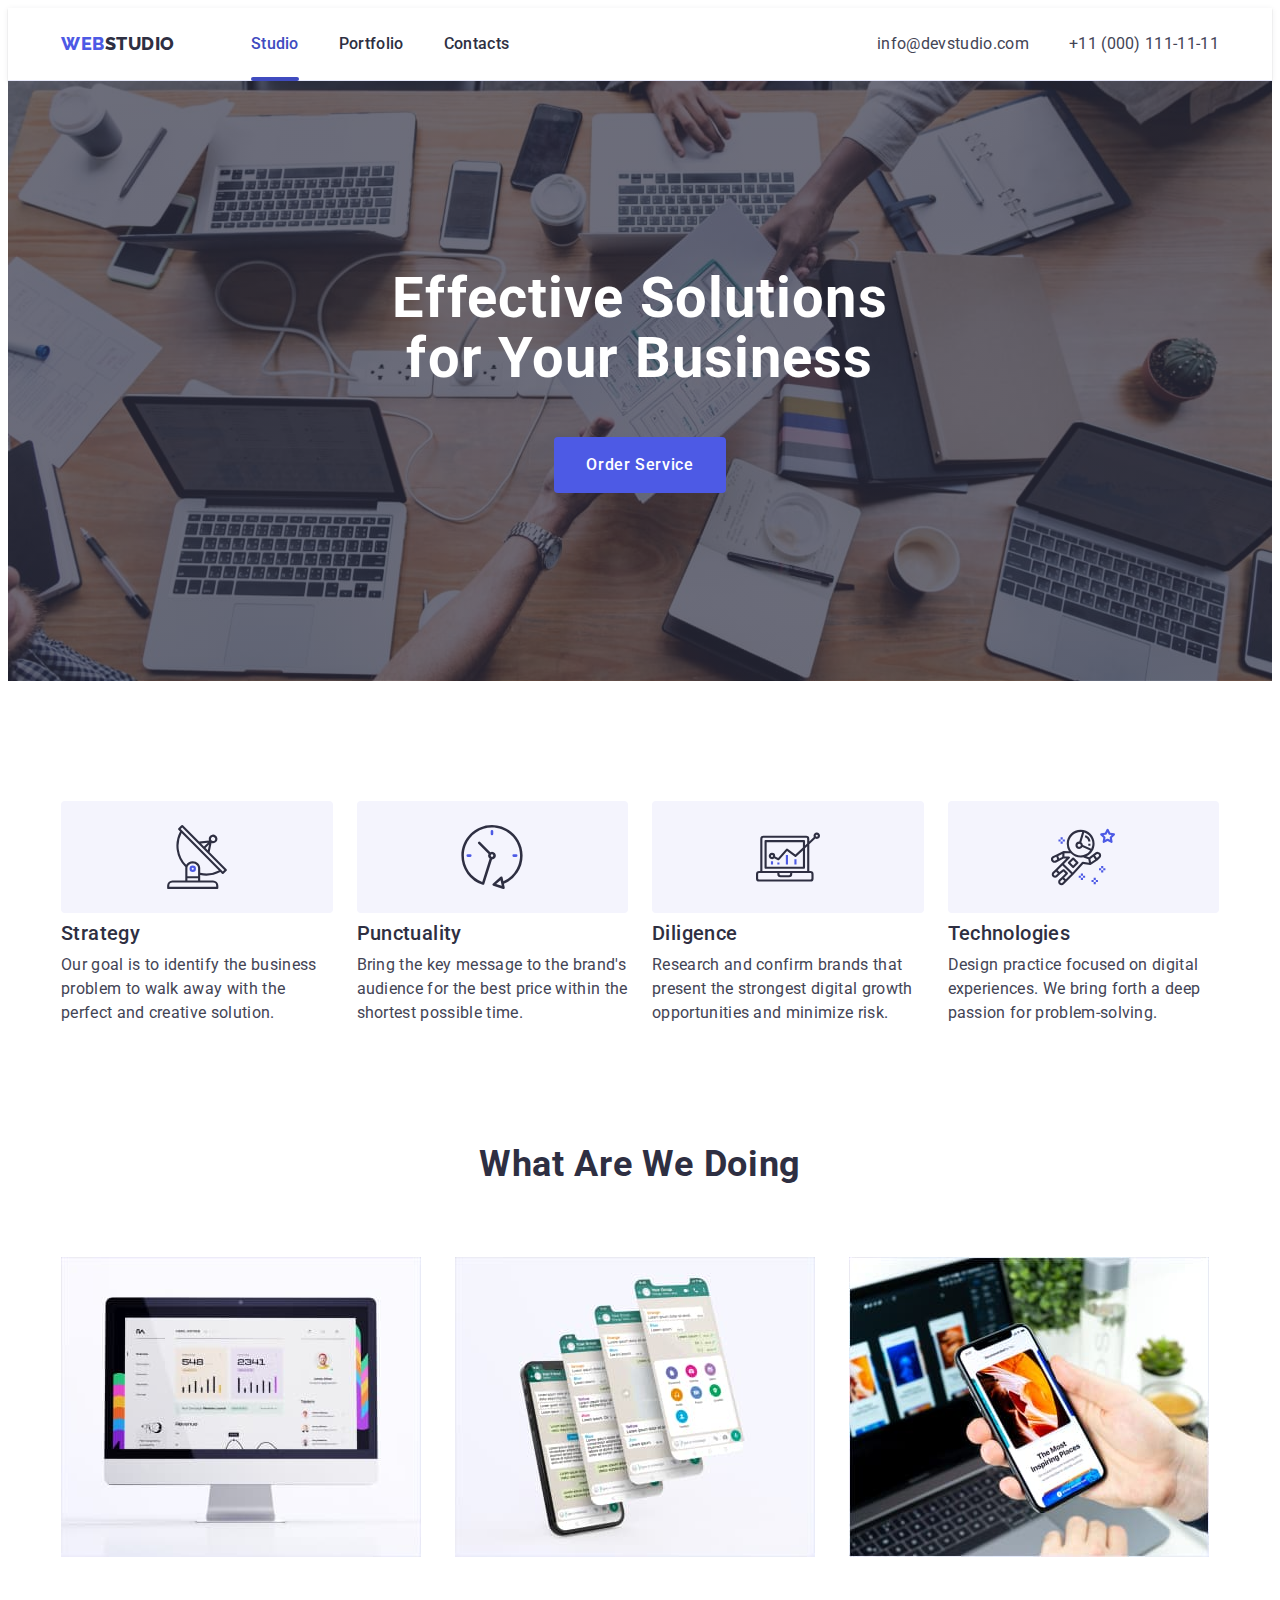
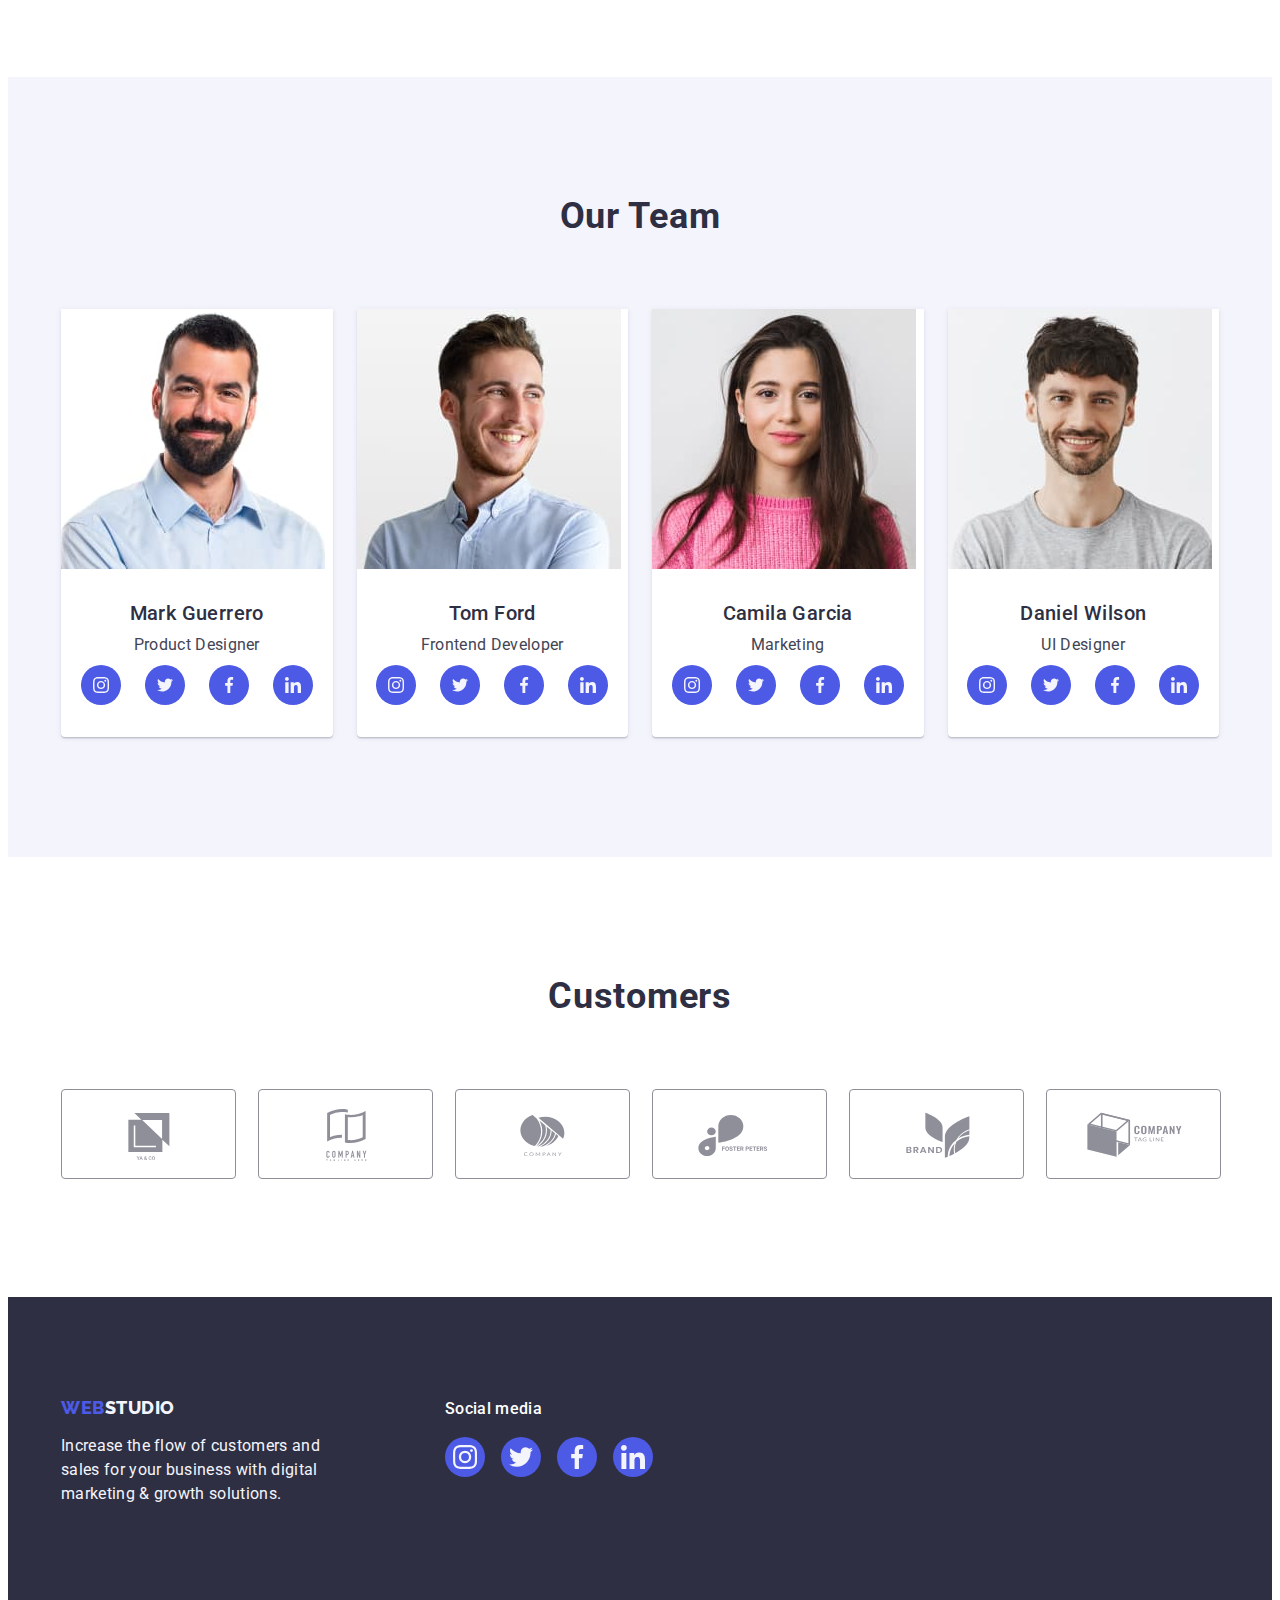
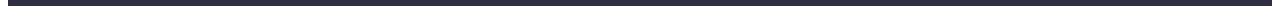
<file: index.html>
<!DOCTYPE html>
<html lang="en">
  <head>
    <meta charset="UTF-8" />
    <meta http-equiv="X-UA-Compatible" content="IE=edge" />
    <meta name="viewport" content="width=device-width, initial-scale=1.0" />
    <title>WebStudio</title>
    <link rel="preconnect" href="https://fonts.googleapis.com" />
    <link rel="preconnect" href="https://fonts.gstatic.com" crossorigin />
    <link
      rel="stylesheet"
      href="https://cdnjs.cloudflare.com/ajax/libs/modern-normalize/2.0.0/modern-normalize.min.css"
      integrity="sha512-4xo8blKMVCiXpTaLzQSLSw3KFOVPWhm/TRtuPVc4WG6kUgjH6J03IBuG7JZPkcWMxJ5huwaBpOpnwYElP/m6wg=="
      crossorigin="anonymous"
      referrerpolicy="no-referrer"
    />
    <link
      href="https://fonts.googleapis.com/css2?family=Raleway:wght@800&family=Roboto:wght@400;500;700&display=swap"
      rel="stylesheet"
    />
    <link rel="stylesheet" href="./css/styles.css" />
  </head>
  <body>
    <!-- header -->
    <header class="header">
      <div class="container header-container">
        <nav class="nav-container">
          <!-- logo -->
          <a class="header-logo link" href="./index.html">
            Web<span class="header-logo-right">Studio</span>
          </a>

          <!-- navigation -->
          <ul class="header-list list">
            <li class="header-item-index">
              <a class="header-link link" href="./index.html">Studio</a>
            </li>
            <li class="header-item-index">
              <a class="header-link link" href="./portfolio.html">Portfolio</a>
            </li>
            <li class="header-item-index">
              <a class="header-link link" href="">Contacts</a>
            </li>
          </ul>
        </nav>

        <!-- contacts -->
        <address class="header-addr">
          <ul class="header-addr-list list">
            <li class="header-addr-item">
              <a class="header-addr-link link" href="mailto:info@devstudio.com"
                >info@devstudio.com</a
              >
            </li>
            <li class="header-addr-item">
              <a class="header-addr-link link" href="tel:+110001111111"
                >+11 (000) 111-11-11</a
              >
            </li>
          </ul>
        </address>
      </div>
    </header>

    <main>
      <!-- hero -->
      <section class="hero">
        <div class="container hero-container">
          <h1 class="hero-title">Effective Solutions for Your Business</h1>

          <button class="hero-btn" type="button" data-modal-open>
            Order Service
          </button>
        </div>
      </section>

      <!-- section 1 - feature -->
      <section class="feature">
        <div class="container">
          <h2 class="visually-hidden">Feature</h2>
          <ul class="feature-list list">
            <li class="feature-item">
              <div class="feature-item-rec">
                <svg class="feature-icon" width="64" height="64">
                  <use href="./images/icons.svg#icon-antenna"></use>
                </svg>
              </div>
              <h3 class="feature-item-title paragraph-title">Strategy</h3>
              <p class="feature-item-text paragraph-text">
                Our goal is to identify the business problem to walk away with
                the perfect and creative solution.
              </p>
            </li>
            <li class="feature-item">
              <div class="feature-item-rec">
                <svg class="feature-icon" width="64" height="64">
                  <use href="./images/icons.svg#icon-clock"></use>
                </svg>
              </div>
              <h3 class="feature-item-title paragraph-title">Punctuality</h3>
              <p class="feature-item-text paragraph-text">
                Bring the key message to the brand's audience for the best price
                within the shortest possible time.
              </p>
            </li>
            <li class="feature-item">
              <div class="feature-item-rec">
                <svg class="feature-icon" width="64" height="64">
                  <use href="./images/icons.svg#icon-diagram"></use>
                </svg>
              </div>
              <h3 class="feature-item-title paragraph-title">Diligence</h3>
              <p class="feature-item-text paragraph-text">
                Research and confirm brands that present the strongest digital
                growth opportunities and minimize risk.
              </p>
            </li>
            <li class="feature-item">
              <div class="feature-item-rec">
                <svg class="feature-icon" width="64" height="64">
                  <use href="./images/icons.svg#icon-astronaut"></use>
                </svg>
              </div>
              <h3 class="feature-item-title paragraph-title">Technologies</h3>
              <p class="feature-item-text paragraph-text">
                Design practice focused on digital experiences. We bring forth a
                deep passion for problem-solving.
              </p>
            </li>
          </ul>
        </div>
      </section>

      <!-- section 2 - What are we doing -->
      <section class="doing">
        <div class="container">
          <h2 class="doing-title section-title">What are we doing</h2>
          <ul class="doing-list list">
            <li class="doing-item">
              <img
                src="./images/wawd1.jpg"
                alt="What are we doing"
                width="360"
              />
            </li>
            <li class="doing-item">
              <img
                src="./images/wawd2.jpg"
                alt="What are we doing"
                width="360"
              />
            </li>
            <li class="doing-item">
              <img
                src="./images/wawd3.jpg"
                alt="What are we doing"
                width="360"
              />
            </li>
          </ul>
        </div>
      </section>

      <!-- section 3 - Our Team -->
      <section class="team">
        <div class="container">
          <h2 class="team-title section-title">Our Team</h2>
          <ul class="team-list list">
            <li class="team-item">
              <img
                src="./images/team1guerrero.jpg"
                alt="Mark Guerrero"
                width="264"
              />
              <div class="team-item-desc">
                <h3 class="team-item-title paragraph-title">Mark Guerrero</h3>
                <p class="team-item-text paragraph-text">Product Designer</p>
                <ul class="team-soc-list list">
                  <li class="team-soc-item">
                    <a class="team-soc-link link" href="">
                      <svg class="team-soc-icon" width="16" height="16">
                        <use href="./images/icons.svg#icon-instagram"></use>
                      </svg>
                    </a>
                  </li>
                  <li class="team-soc-item">
                    <a class="team-soc-link link" href="">
                      <svg class="team-soc-icon" width="16" height="16">
                        <use href="./images/icons.svg#icon-twitter"></use>
                      </svg>
                    </a>
                  </li>
                  <li class="team-soc-item">
                    <a class="team-soc-link link" href="">
                      <svg class="team-soc-icon" width="16" height="16">
                        <use href="./images/icons.svg#icon-facebook"></use>
                      </svg>
                    </a>
                  </li>
                  <li class="team-soc-item">
                    <a class="team-soc-link link" href="">
                      <svg class="team-soc-icon" width="16" height="16">
                        <use href="./images/icons.svg#icon-linkedin "></use>
                      </svg>
                    </a>
                  </li>
                </ul>
              </div>
            </li>
            <li class="team-item">
              <img src="./images/team2ford.jpg" alt="Tom Ford" width="264" />
              <div class="team-item-desc">
                <h3 class="team-item-title paragraph-title">Tom Ford</h3>
                <p class="team-item-text paragraph-text">Frontend Developer</p>
                <ul class="team-soc-list list">
                  <li class="team-soc-item">
                    <a class="team-soc-link link" href="">
                      <svg class="team-soc-icon" width="16" height="16">
                        <use href="./images/icons.svg#icon-instagram"></use>
                      </svg>
                    </a>
                  </li>
                  <li class="team-soc-item">
                    <a class="team-soc-link link" href="">
                      <svg class="team-soc-icon" width="16" height="16">
                        <use href="./images/icons.svg#icon-twitter"></use>
                      </svg>
                    </a>
                  </li>
                  <li class="team-soc-item">
                    <a class="team-soc-link link" href="">
                      <svg class="team-soc-icon" width="16" height="16">
                        <use href="./images/icons.svg#icon-facebook"></use>
                      </svg>
                    </a>
                  </li>
                  <li class="team-soc-item">
                    <a class="team-soc-link link" href="">
                      <svg class="team-soc-icon" width="16" height="16">
                        <use href="./images/icons.svg#icon-linkedin "></use>
                      </svg>
                    </a>
                  </li>
                </ul>
              </div>
            </li>
            <li class="team-item">
              <img
                src="./images/team3garcia.jpg"
                alt="Camila Garcia"
                width="264"
              />
              <div class="team-item-desc">
                <h3 class="team-item-title paragraph-title">Camila Garcia</h3>
                <p class="team-item-text paragraph-text">Marketing</p>
                <ul class="team-soc-list list">
                  <li class="team-soc-item">
                    <a class="team-soc-link link" href="">
                      <svg class="team-soc-icon" width="16" height="16">
                        <use href="./images/icons.svg#icon-instagram"></use>
                      </svg>
                    </a>
                  </li>
                  <li class="team-soc-item">
                    <a class="team-soc-link link" href="">
                      <svg class="team-soc-icon" width="16" height="16">
                        <use href="./images/icons.svg#icon-twitter"></use>
                      </svg>
                    </a>
                  </li>
                  <li class="team-soc-item">
                    <a class="team-soc-link link" href="">
                      <svg class="team-soc-icon" width="16" height="16">
                        <use href="./images/icons.svg#icon-facebook"></use>
                      </svg>
                    </a>
                  </li>
                  <li class="team-soc-item">
                    <a class="team-soc-link link" href="">
                      <svg class="team-soc-icon" width="16" height="16">
                        <use href="./images/icons.svg#icon-linkedin "></use>
                      </svg>
                    </a>
                  </li>
                </ul>
              </div>
            </li>
            <li class="team-item">
              <img
                src="./images/team4wilson.jpg"
                alt="Daniel Wilson"
                width="264"
              />
              <div class="team-item-desc">
                <h3 class="team-item-title paragraph-title">Daniel Wilson</h3>
                <p class="team-item-text paragraph-text">UI Designer</p>
                <ul class="team-soc-list list">
                  <li class="team-soc-item">
                    <a class="team-soc-link link" href="">
                      <svg class="team-soc-icon" width="16" height="16">
                        <use href="./images/icons.svg#icon-instagram"></use>
                      </svg>
                    </a>
                  </li>
                  <li class="team-soc-item">
                    <a class="team-soc-link link" href="">
                      <svg class="team-soc-icon" width="16" height="16">
                        <use href="./images/icons.svg#icon-twitter"></use>
                      </svg>
                    </a>
                  </li>
                  <li class="team-soc-item">
                    <a class="team-soc-link link" href="">
                      <svg class="team-soc-icon" width="16" height="16">
                        <use href="./images/icons.svg#icon-facebook"></use>
                      </svg>
                    </a>
                  </li>
                  <li class="team-soc-item">
                    <a class="team-soc-link link" href="">
                      <svg class="team-soc-icon" width="16" height="16">
                        <use href="./images/icons.svg#icon-linkedin "></use>
                      </svg>
                    </a>
                  </li>
                </ul>
              </div>
            </li>
          </ul>
        </div>
      </section>

      <!-- section 4 - customers -->
      <section class="customers">
        <div class="container">
          <h2 class="customers-title section-title">Customers</h2>
          <ul class="customers-list list">
            <li class="customer-item">
              <a href="" class="customer-link link">
                <svg class="customer-icon" width="104" height="56">
                  <use href="./images/icons.svg#icon-logo1 "></use>
                </svg>
              </a>
            </li>
            <li class="customer-item">
              <a href="" class="customer-link link">
                <svg class="customer-icon" width="104" height="56">
                  <use href="./images/icons.svg#icon-logo2 "></use>
                </svg>
              </a>
            </li>
            <li class="customer-item">
              <a href="" class="customer-link link">
                <svg class="customer-icon" width="104" height="56">
                  <use href="./images/icons.svg#icon-logo3 "></use>
                </svg>
              </a>
            </li>
            <li class="customer-item">
              <a href="" class="customer-link link">
                <svg class="customer-icon" width="104" height="56">
                  <use href="./images/icons.svg#icon-logo4 "></use>
                </svg>
              </a>
            </li>
            <li class="customer-item">
              <a href="" class="customer-link link">
                <svg class="customer-icon" width="104" height="56">
                  <use href="./images/icons.svg#icon-logo5 "></use>
                </svg>
              </a>
            </li>
            <li class="customer-item">
              <a href="" class="customer-link link">
                <svg class="customer-icon" width="104" height="56">
                  <use href="./images/icons.svg#icon-logo6 "></use>
                </svg>
              </a>
            </li>
          </ul>
        </div>
      </section>
    </main>

    <!-- footer -->
    <footer class="footer">
      <div class="footer-container container">
        <div class="footer-logo-text">
          <!-- logo & text -->
          <a class="footer-logo link" href="./index.html">
            Web<span class="footer-logo-right">Studio</span>
          </a>

          <p class="footer-text">
            Increase the flow of customers and sales for your business with
            digital marketing & growth solutions.
          </p>
        </div>
        <div class="footer-soc-media">
          <!-- soc media-->
          <p class="footer-soc-title">Social media</p>
          <ul class="footer-soc-list list">
            <li class="footer-soc-item">
              <a href="" class="footer-soc-link">
                <svg class="team-soc-icon" width="24" height="24">
                  <use href="./images/icons.svg#icon-instagram"></use>
                </svg>
              </a>
            </li>
            <li class="footer-soc-item">
              <a href="" class="footer-soc-link">
                <svg class="team-soc-icon" width="24" height="24">
                  <use href="./images/icons.svg#icon-twitter"></use>
                </svg>
              </a>
            </li>
            <li class="footer-soc-item">
              <a href="" class="footer-soc-link">
                <svg class="team-soc-icon" width="24" height="24">
                  <use href="./images/icons.svg#icon-facebook"></use>
                </svg>
              </a>
            </li>
            <li class="footer-soc-item">
              <a href="" class="footer-soc-link">
                <svg class="team-soc-icon" width="24" height="24">
                  <use href="./images/icons.svg#icon-linkedin"></use>
                </svg>
              </a>
            </li>
          </ul>
        </div>
      </div>
    </footer>

    <!-- modal window -->
    <div class="backdrop is-hidden" data-modal>
      <div class="modal">
        <button type="button" class="modal-btn-close" data-modal-close>
          <svg class="modal-btn-close-icon" width="8" height="8">
            <use href="./images/icons.svg#icon-close-black-18dp"></use>
          </svg>
        </button>
      </div>
    </div>
    <script src="./js/modal.js"></script>
  </body>
</html>
</file>
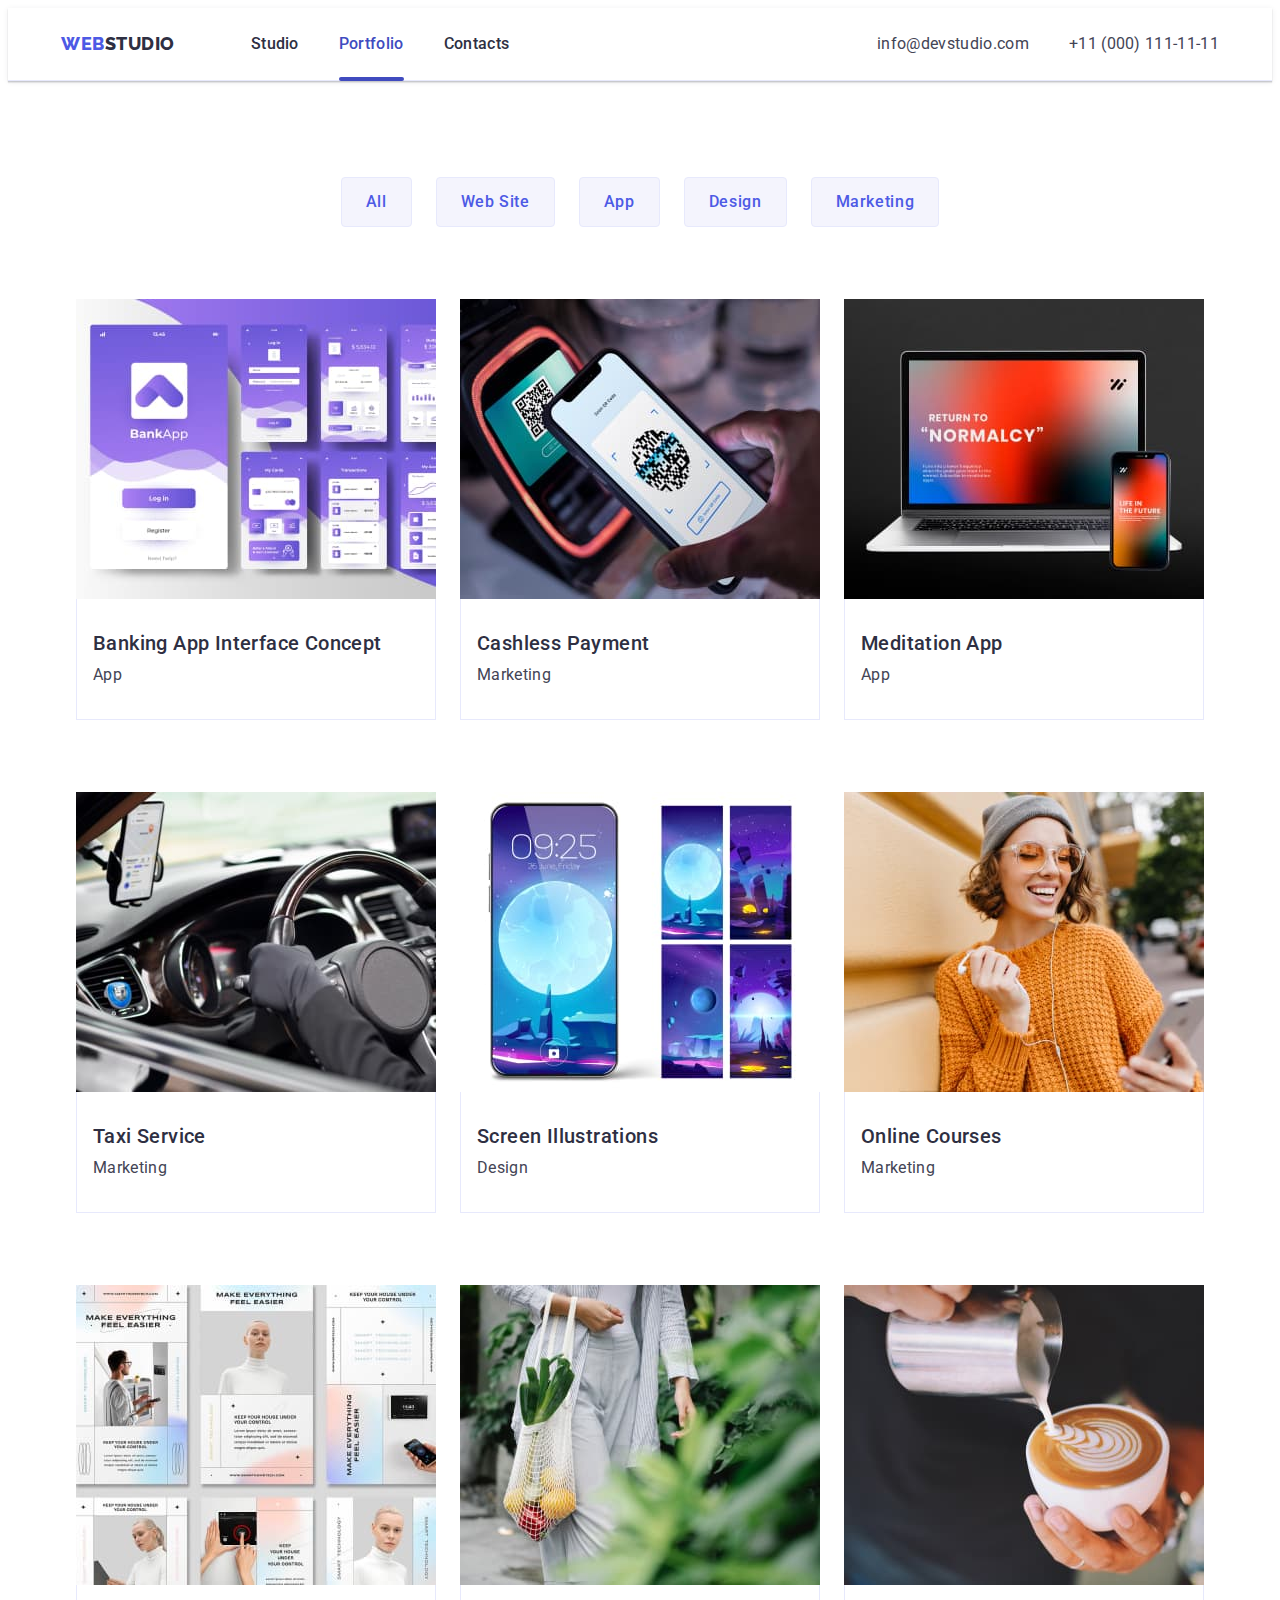
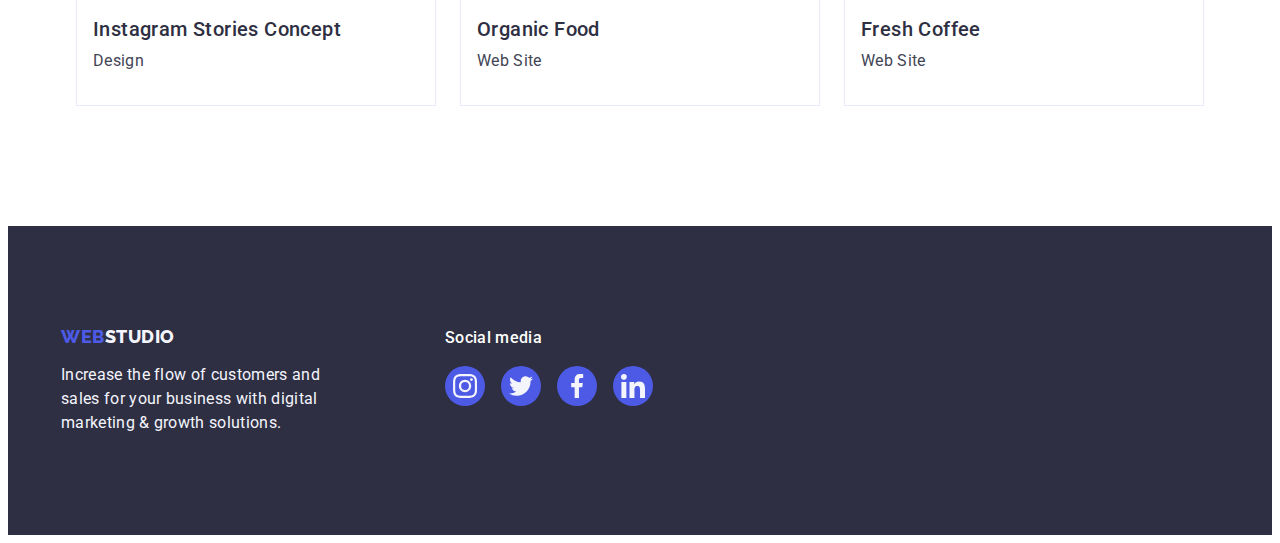
<file: portfolio.html>
<!DOCTYPE html>
<html lang="en">
  <head>
    <meta charset="UTF-8" />
    <meta http-equiv="X-UA-Compatible" content="IE=edge" />
    <meta name="viewport" content="width=device-width, initial-scale=1.0" />
    <title>WebStudio</title>
    <link rel="preconnect" href="https://fonts.googleapis.com" />
    <link rel="preconnect" href="https://fonts.gstatic.com" crossorigin />
    <link
      rel="stylesheet"
      href="https://cdnjs.cloudflare.com/ajax/libs/modern-normalize/2.0.0/modern-normalize.min.css"
      integrity="sha512-4xo8blKMVCiXpTaLzQSLSw3KFOVPWhm/TRtuPVc4WG6kUgjH6J03IBuG7JZPkcWMxJ5huwaBpOpnwYElP/m6wg=="
      crossorigin="anonymous"
      referrerpolicy="no-referrer"
    />
    <link
      href="https://fonts.googleapis.com/css2?family=Raleway:wght@800&family=Roboto:wght@400;500;700&display=swap"
      rel="stylesheet"
    />
    <link rel="stylesheet" href="./css/styles.css" />
  </head>
  <body>
    <header class="header">
      <div class="container header-container">
        <nav class="nav-container">
          <!-- logo -->
          <a class="header-logo link" href="./index.html">
            Web<span class="header-logo-right">Studio</span>
          </a>

          <!-- navigation -->
          <ul class="header-list list">
            <li class="header-item-portfolio">
              <a class="header-link link" href="./index.html">Studio</a>
            </li>
            <li class="header-item-portfolio">
              <a class="header-link link" href="./portfolio.html">Portfolio</a>
            </li>
            <li class="header-item-portfolio">
              <a class="header-link link" href="">Contacts</a>
            </li>
          </ul>
        </nav>

        <!-- contacts -->
        <address class="header-addr">
          <ul class="header-addr-list list">
            <li class="header-addr-item">
              <a class="header-addr-link link" href="mailto:info@devstudio.com"
                >info@devstudio.com</a
              >
            </li>
            <li class="header-addr-item">
              <a class="header-addr-link link" href="tel:+110001111111"
                >+11 (000) 111-11-11</a
              >
            </li>
          </ul>
        </address>
      </div>
    </header>

    <main>
      <section class="portfolio">
        <div class="container">
          <h1 hidden>Portfolio</h1>

          <!-- buttons-->
          <ul class="portfolio-list list">
            <li class="portfolio-item">
              <button class="portfolio-btn" type="button">All</button>
            </li>
            <li class="portfolio-item">
              <button class="portfolio-btn" type="button">Web Site</button>
            </li>
            <li class="portfolio-item">
              <button class="portfolio-btn" type="button">App</button>
            </li>
            <li class="portfolio-item">
              <button class="portfolio-btn" type="button">Design</button>
            </li>
            <li class="portfolio-item">
              <button class="portfolio-btn" type="button">Marketing</button>
            </li>
          </ul>

          <!-- images-->
          <ul class="job-list list">
            <li class="job-item">
              <a class="job-link link" href="">
                <div class="job-link-cover">
                  <img
                    src="./images/portfolio11.jpg"
                    alt="Banking App Interface Concept"
                    width="360"
                  />
                  <p class="job-link-cover-text">
                    14 Stylish and User-Friendly App Design Concepts · Task
                    Manager App · Calorie Tracker App · Exotic Fruit Ecommerce
                    App · Cloud Storage App
                  </p>
                </div>
                <div class="job-desc">
                  <h2 class="job-title paragraph-title">
                    Banking App Interface Concept
                  </h2>
                  <p class="job-text paragraph-text">App</p>
                </div>
              </a>
            </li>
            <li class="job-item">
              <a class="job-link link" href="">
                <div class="job-link-cover">
                  <img
                    src="./images/portfolio12.jpg"
                    alt="Cashless Payment"
                    width="360"
                  />
                  <p class="job-link-cover-text">
                    14 Stylish and User-Friendly App Design Concepts · Task
                    Manager App · Calorie Tracker App · Exotic Fruit Ecommerce
                    App · Cloud Storage App
                  </p>
                </div>
                <div class="job-desc">
                  <h2 class="job-title paragraph-title">Cashless Payment</h2>
                  <p class="job-text paragraph-text">Marketing</p>
                </div>
              </a>
            </li>
            <li class="job-item">
              <a class="job-link link" href="">
                <div class="job-link-cover">
                  <img
                    src="./images/portfolio13.jpg"
                    alt="Meditation App"
                    width="360"
                  />
                  <p class="job-link-cover-text">
                    14 Stylish and User-Friendly App Design Concepts · Task
                    Manager App · Calorie Tracker App · Exotic Fruit Ecommerce
                    App · Cloud Storage App
                  </p>
                </div>
                <div class="job-desc">
                  <h2 class="job-title paragraph-title">Meditation App</h2>
                  <p class="job-text paragraph-text">App</p>
                </div>
              </a>
            </li>
            <li class="job-item">
              <a class="job-link link" href="">
                <div class="job-link-cover">
                  <img
                    src="./images/portfolio21.jpg"
                    alt="Taxi Service"
                    width="360"
                  />
                  <p class="job-link-cover-text">
                    14 Stylish and User-Friendly App Design Concepts · Task
                    Manager App · Calorie Tracker App · Exotic Fruit Ecommerce
                    App · Cloud Storage App
                  </p>
                </div>
                <div class="job-desc">
                  <h2 class="job-title paragraph-title">Taxi Service</h2>
                  <p class="job-text paragraph-text">Marketing</p>
                </div>
              </a>
            </li>
            <li class="job-item">
              <a class="job-link link" href="">
                <div class="job-link-cover">
                  <img
                    src="./images/portfolio22.jpg"
                    alt="Screen Illustrations"
                    width="360"
                  />
                  <p class="job-link-cover-text">
                    14 Stylish and User-Friendly App Design Concepts · Task
                    Manager App · Calorie Tracker App · Exotic Fruit Ecommerce
                    App · Cloud Storage App
                  </p>
                </div>
                <div class="job-desc">
                  <h2 class="job-title paragraph-title">
                    Screen Illustrations
                  </h2>
                  <p class="job-text paragraph-text">Design</p>
                </div>
              </a>
            </li>
            <li class="job-item">
              <a class="job-link link" href="">
                <div class="job-link-cover">
                  <img
                    src="./images/portfolio23.jpg"
                    alt="Online Courses"
                    width="360"
                  />
                  <p class="job-link-cover-text">
                    14 Stylish and User-Friendly App Design Concepts · Task
                    Manager App · Calorie Tracker App · Exotic Fruit Ecommerce
                    App · Cloud Storage App
                  </p>
                </div>
                <div class="job-desc">
                  <h2 class="job-title paragraph-title">Online Courses</h2>
                  <p class="job-text paragraph-text">Marketing</p>
                </div>
              </a>
            </li>
            <li class="job-item">
              <a class="job-link link" href="">
                <div class="job-link-cover">
                  <img
                    src="./images/portfolio31.jpg"
                    alt="Instagram Stories Concept"
                    width="360"
                  />
                  <p class="job-link-cover-text">
                    14 Stylish and User-Friendly App Design Concepts · Task
                    Manager App · Calorie Tracker App · Exotic Fruit Ecommerce
                    App · Cloud Storage App
                  </p>
                </div>
                <div class="job-desc">
                  <h2 class="job-title paragraph-title">
                    Instagram Stories Concept
                  </h2>
                  <p class="job-text paragraph-text">Design</p>
                </div>
              </a>
            </li>
            <li class="job-item">
              <a class="job-link link" href="">
                <div class="job-link-cover">
                  <img
                    src="./images/portfolio32.jpg"
                    alt="Organic Food"
                    width="360"
                  />
                  <p class="job-link-cover-text">
                    14 Stylish and User-Friendly App Design Concepts · Task
                    Manager App · Calorie Tracker App · Exotic Fruit Ecommerce
                    App · Cloud Storage App
                  </p>
                </div>
                <div class="job-desc">
                  <h2 class="job-title paragraph-title">Organic Food</h2>
                  <p class="job-text paragraph-text">Web Site</p>
                </div>
              </a>
            </li>
            <li class="job-item">
              <a class="job-link link" href="">
                <div class="job-link-cover">
                  <img
                    src="./images/portfolio33.jpg"
                    alt="Fresh Coffee"
                    width="360"
                  />
                  <p class="job-link-cover-text">
                    14 Stylish and User-Friendly App Design Concepts · Task
                    Manager App · Calorie Tracker App · Exotic Fruit Ecommerce
                    App · Cloud Storage App
                  </p>
                </div>
                <div class="job-desc">
                  <h2 class="job-title paragraph-title">Fresh Coffee</h2>
                  <p class="job-text paragraph-text">Web Site</p>
                </div>
              </a>
            </li>
          </ul>
        </div>
      </section>
    </main>

    <footer class="footer">
      <div class="footer-container container">
        <div class="footer-logo-text">
          <!-- logo & text -->
          <a class="footer-logo link" href="./index.html">
            Web<span class="footer-logo-right">Studio</span>
          </a>

          <p class="footer-text">
            Increase the flow of customers and sales for your business with
            digital marketing & growth solutions.
          </p>
        </div>
        <div class="footer-soc-media">
          <!-- soc media-->
          <p class="footer-soc-title">Social media</p>
          <ul class="footer-soc-list list">
            <li class="footer-soc-item">
              <a href="" class="footer-soc-link">
                <svg class="team-soc-icon" width="24" height="24">
                  <use href="./images/icons.svg#icon-instagram"></use>
                </svg>
              </a>
            </li>
            <li class="footer-soc-item">
              <a href="" class="footer-soc-link">
                <svg class="team-soc-icon" width="24" height="24">
                  <use href="./images/icons.svg#icon-twitter"></use>
                </svg>
              </a>
            </li>
            <li class="footer-soc-item">
              <a href="" class="footer-soc-link">
                <svg class="team-soc-icon" width="24" height="24">
                  <use href="./images/icons.svg#icon-facebook"></use>
                </svg>
              </a>
            </li>
            <li class="footer-soc-item">
              <a href="" class="footer-soc-link">
                <svg class="team-soc-icon" width="24" height="24">
                  <use href="./images/icons.svg#icon-linkedin"></use>
                </svg>
              </a>
            </li>
          </ul>
        </div>
      </div>
    </footer>
  </body>
</html>
</file>
<file: css/styles.css>
:root {
  --color-primary-brand: #4d5ae5;
  --color-pressed-state: #404bbf;
  --color-dark: #2e2f42;
  --color-white: #ffffff;
  --color-succes: #31d0aa;
  --color-text: #434455;
  --color-subtle-text: #8e8f99;
  --color-accent: #e7e9fc;
  --color-light: #f4f4fd;
  --color-modal-overlay: #808080;
  --color-hero-bc: #2e2f42;
  --color-white-bc: #ffffff;
  --color-modal-bc: #fcfcfc;
}

body {
  font-family: "Roboto", sans-serif;
  background-color: var(--color-white-bc);
  color: #434455;
}

p,
h1,
h2,
h3,
h4,
h5,
h6 {
  margin: 0;
}

ul,
ol {
  margin: 0;
  padding: 0;
}

.visually-hidden {
  position: absolute;
  width: 1px;
  height: 1px;
  margin: -1px;
  border: 0;
  padding: 0;
  white-space: nowrap;
  clip-path: inset(100%);
  clip: rect(0 0 0 0);
  overflow: hidden;
}

img {
  display: block;
}

.list {
  list-style: none;
}

.link {
  text-decoration: none;
}

.container {
  width: 1158px;
  padding-left: 15px;
  padding-right: 15px;
  margin: 0 auto;
  /*  outline: 2px solid red; */
}

/* ----- h2 -----*/
.section-title {
  font-weight: 700;
  font-size: 36px;
  line-height: 1.11;
  letter-spacing: 0.02em;
  text-align: center;
  text-transform: capitalize;
  color: var(--color-dark);
}

/* ----- h3 -----*/
.paragraph-title {
  font-weight: 500;
  font-size: 20px;
  line-height: 1.2;
  letter-spacing: 0.02em;
  color: var(--color-dark);
}

/* ----- p -----*/
.paragraph-text {
  font-size: 16px;
  line-height: 1.5;
  letter-spacing: 0.02em;
  color: var(--color-text);
}

/* ------ header -----*/

.header {
  border-bottom: 1px solid #e7e9fc;
  box-shadow: 0px 2px 1px rgba(46, 47, 66, 0.08),
    0px 1px 1px rgba(46, 47, 66, 0.16), 0px 1px 6px rgba(46, 47, 66, 0.08);
}

.header-container {
  display: flex;
  align-items: center;
}

.nav-container {
  display: flex;
  align-items: center;
}

.header-logo {
  margin-right: 76px;
  padding-top: 24px;
  padding-bottom: 24px;
  font-family: "Raleway", sans-serif;
  font-weight: 800;
  font-size: 18px;
  line-height: 1.17;
  letter-spacing: 0.03em;
  text-transform: uppercase;
  color: var(--color-primary-brand);
}

.header-logo-right {
  color: var(--color-dark);
}

.header-list {
  display: flex;
  gap: 40px;
}

.header-link {
  display: block;
  position: relative;
  padding-top: 24px;
  padding-bottom: 24px;
  font-weight: 500;
  font-size: 16px;
  line-height: 1.5;
  letter-spacing: 0.02em;
  color: var(--color-dark);
  transition-property: color;
  transition-duration: 250ms;
  transition-timing-function: cubic-bezier(0.4, 0, 0.2, 1);
}

.header-link:hover,
.header-link:focus {
  color: #404bbf;
}

.header-item-index:first-child .header-link {
  color: #404bbf;
}

.header-item-index:first-child .header-link::after {
  position: absolute;
  left: 0;
  bottom: -1px;
  width: 100%;
  height: 4px;
  content: "";
  background-color: #404bbf;
  border-radius: 2px;
}

.header-item-portfolio:nth-child(2) .header-link {
  color: #404bbf;
}

.header-item-portfolio:nth-child(2) .header-link::after {
  position: absolute;
  left: 0;
  bottom: -1px;
  width: 100%;
  height: 4px;
  content: "";
  background-color: #404bbf;
  border-radius: 2px;
}

.header-addr {
  margin-left: auto;
  font-style: normal;
}

.header-addr-list {
  display: flex;
  gap: 40px;
}

.header-addr-link {
  display: block;
  padding-top: 24px;
  padding-bottom: 24px;
  font-weight: 400;
  font-size: 16px;
  line-height: 1.5;
  letter-spacing: 0.02em;
  color: var(--color-text);
  transition-property: color;
  transition-duration: 250ms;
  transition-timing-function: cubic-bezier(0.4, 0, 0.2, 1);
}

.header-addr-link:hover,
.header-addr-link:focus {
  color: #404bbf;
}

/* ----- hero -----*/
.hero {
  margin: auto auto;
  padding-top: 188px;
  padding-bottom: 188px;
  max-width: 1440px;
  background: var(--color-hero-bc);
  background-image: linear-gradient(
      rgba(46, 47, 66, 0.7),
      rgba(46, 47, 66, 0.7)
    ),
    url(../images/people-office.jpg);
  background-repeat: no-repeat;
  background-position: center;
  background-size: cover;
}

.hero-title {
  margin: auto;
  font-weight: 700;
  font-size: 56px;
  line-height: 1.07;
  text-align: center;
  letter-spacing: 0.02em;
  color: var(--color-white);
  max-width: 496px;
}

.hero-btn {
  display: block;
  min-width: 169px;
  height: 56px;
  margin-left: auto;
  margin-right: auto;
  margin-top: 48px;
  padding: 16px 32px;
  font-family: "Roboto", sans-serif;
  font-style: normal;
  font-weight: 500;
  font-size: 16px;
  line-height: 1.5;
  letter-spacing: 0.04em;
  color: #ffffff;
  background-color: var(--color-primary-brand);
  cursor: pointer;
  border: none;
  border-radius: 4px;
  transition-property: background-color;
  transition-duration: 250ms;
  transition-timing-function: cubic-bezier(0.4, 0, 0.2, 1);
}

.hero-btn:hover,
.hero-btn:focus {
  background-color: var(--color-pressed-state);
}

/* ----- section 1 - feature ----- */
.feature {
  margin: 0 auto;
  padding: 120px 0;
}

.feature-list {
  display: flex;
  justify-content: center;
  gap: 24px;
}

.feature-item {
  width: calc((100% - 72px) / 4);
}

.feature-item-rec {
  background: var(--color-light);
  border-radius: 4px;
  height: 112px;
  margin-bottom: 8px;
  display: flex;
  justify-content: center;
  align-items: center;
}

.feature-item-title {
  margin-bottom: 8px;
}

/* ----- section 2 - What are we doing ----- */

.doing {
  padding-bottom: 120px;
}

.doing-title {
  text-align: center;
  margin-bottom: 72px;
}

.doing-list {
  display: flex;
  justify-content: center;
  gap: 24px;
}

.doing-item {
  width: calc((100% - 48px) / 3);
}

/* ----- section 3 - Our Team -----*/
.team {
  padding: 120px 0px;
  background-color: var(--color-light);
}

.team-title {
  text-align: center;
  margin-bottom: 72px;
}

.team-list {
  display: flex;
  justify-content: center;
  gap: 24px;
}

.team-item {
  width: calc((100% - 72px) / 4);
  border-radius: 0px 0px 4px 4px;
  background-color: #ffffff;
  box-shadow: 0px 1px 6px rgba(46, 47, 66, 0.08),
    0px 1px 1px rgba(46, 47, 66, 0.16), 0px 2px 1px rgba(46, 47, 66, 0.08);
}

.team-item-desc {
  padding: 32px 16px;
}

.team-item-title {
  margin-bottom: 8px;
  text-align: center;
}

.team-item-text {
  text-align: center;
  margin-bottom: 8px;
}

.team-soc-list {
  display: flex;
  justify-content: center;
  gap: 24px;
}

.team-soc-item {
  width: 40px;
  height: 40px;
}

.team-soc-link {
  width: 100%;
  height: 100%;
  background-color: var(--color-primary-brand);
  border-radius: 50%;
  display: flex;
  justify-content: center;
  align-items: center;
  transition: background-color 250ms cubic-bezier(0.4, 0, 0.2, 1);
}

.team-soc-icon {
  fill: #f4f4fd;
  /* transition-property: background-color;
  transition-duration: 250ms;
  transition-timing-function: cubic-bezier(0.4, 0, 0.2, 1); */
}

.team-soc-link:hover,
.team-soc-link:focus {
  background-color: #404bbf;
}

/* ----- section 4 - customers -----*/
.customers {
  padding-top: 120px;
  padding-bottom: 120px;
}

.customers-title {
  margin-bottom: 72px;
}

.customers-list {
  display: flex;
  gap: 24px;
}

.customer-item {
  width: calc((100% - 120px) / 6);
  height: 88px;
}

.customer-link {
  width: 100%;
  height: 100%;
  border: 1px solid #8e8f99;
  border-radius: 4px;
  display: flex;
  align-items: center;
  justify-content: center;
  color: var(--color-subtle-text);
  transition-property: border-color, color;
  transition-duration: 250ms;
  transition-timing-function: cubic-bezier(0.4, 0, 0.2, 1);
}

.customer-link:hover,
.customer-link:focus {
  border-color: #404bbf;
  color: #404bbf;
}

.customer-icon {
  fill: currentColor;
}

/* ----- footer -----*/
.footer {
  background-color: var(--color-dark);
  padding-top: 100px;
  padding-bottom: 100px;
}

.footer-container {
  display: flex;
  align-items: baseline;
}

.footer-logo-text {
  margin-right: 120px;
}

.footer-logo {
  display: inline-block;
  margin-bottom: 16px;
}

.footer-logo {
  font-family: "Raleway", sans-serif;
  font-weight: 800;
  font-size: 18px;
  line-height: 1.17;
  letter-spacing: 0.03em;
  text-transform: uppercase;
  color: var(--color-primary-brand);
}

.footer-logo-right {
  color: var(--color-light);
}

.footer-text {
  max-width: 264px;
  font-size: 16px;
  line-height: 1.5;
  letter-spacing: 0.02em;
  color: var(--color-light);
}

.footer-soc-title {
  font-weight: 500;
  font-size: 16px;
  line-height: 1.5;
  letter-spacing: 0.02em;
  color: var(--color-white);
  margin-bottom: 16px;
}

.footer-soc-list {
  display: flex;
  /* justify-content: left; */
  gap: 16px;
}

.footer-soc-item {
  width: 40px;
  height: 40px;
}

.footer-soc-link {
  width: 100%;
  height: 100%;
  background-color: var(--color-primary-brand);
  border-radius: 50%;
  display: flex;
  justify-content: center;
  align-items: center;
  transition-property: background-color;
  transition-duration: 250ms;
  transition-timing-function: cubic-bezier(0.4, 0, 0.2, 1);
}

.footer-soc-link:hover,
.footer-soc-link:focus {
  background-color: #31d0aa;
}

.footer-soc-icon {
  fill: var(--color-white);
}

/* ----- modal window ----- */
.backdrop {
  position: fixed;
  top: 0;
  left: 0;
  width: 100%;
  height: 100%;
  background-color: rgba(46, 47, 66, 0.4);
  transition: opacity 250ms cubic-bezier(0.4, 0, 0.2, 1),
    visibility 250ms cubic-bezier(0.4, 0, 0.2, 1);
}

.modal {
  position: absolute;
  top: 50%;
  left: 50%;
  transform: translate(-50%, -50%) scale(1);
  transition: transform 250ms cubic-bezier(0.4, 0, 0.2, 1);
  width: 408px;
  min-height: 584px;
  background-color: #fcfcfc;
  box-shadow: 0px 1px 1px rgba(0, 0, 0, 0.14), 0px 1px 3px rgba(0, 0, 0, 0.12),
    0px 2px 1px rgba(0, 0, 0, 0.2);
  border-radius: 4px;
}

.modal-btn-close {
  position: absolute;
  display: flex;
  align-items: center;
  justify-content: center;
  top: 24px;
  right: 24px;
  width: 24px;
  height: 24px;
  background-color: #e7e9fc;
  border: 1px solid rgba(0, 0, 0, 0.1);
  border-radius: 50%;
  padding: 0;
  cursor: pointer;
  transition: background-color 250ms cubic-bezier(0.4, 0, 0.2, 1),
    border 250ms cubic-bezier(0.4, 0, 0.2, 1);
}

.modal-btn-close-icon {
  fill: #2e2f42;
  transition: fill 250ms cubic-bezier(0.4, 0, 0.2, 1);
}

.modal-btn-close:hover,
.modal-btn-close:focus {
  background-color: #404bbf;
  border: none;
}

.modal-btn-close:hover .modal-btn-close-icon,
.modal-btn-close:focus .modal-btn-close-icon {
  fill: #ffffff;
}

.is-hidden {
  visibility: hidden;
  opacity: 0;
  pointer-events: none;
}

/* -----  portfolio link -----*/
.portfolio {
  padding: 96px 0 120px;
}

.portfolio-list {
  display: flex;
  justify-content: center;
  gap: 24px;
  margin-bottom: 72px;
}

.portfolio-btn {
  font-family: "Roboto", sans-serif;
  font-weight: 500;
  font-size: 16px;
  line-height: 1.5;
  letter-spacing: 0.04em;
  background-color: var(--color-light);
  color: var(--color-primary-brand);
  border: 1px solid var(--color-accent);
  cursor: pointer;
  padding: 12px 24px;
  border-radius: 4px;
  transition: color 250ms cubic-bezier(0.4, 0, 0.2, 1),
    background-color 250ms cubic-bezier(0.4, 0, 0.2, 1),
    border-color 250ms cubic-bezier(0.4, 0, 0.2, 1),
    box-shadow 250ms cubic-bezier(0.4, 0, 0.2, 1);
  /* transition-property: color, background-color, border, box-shadow;
  transition-duration: 250ms;
  transition-timing-function: cubic-bezier(0.4, 0, 0.2, 1); */
}

.portfolio-btn:hover,
.portfolio-btn:focus {
  background-color: var(--color-pressed-state);
  color: var(--color-white);
  border: 1px solid transparent;
  box-shadow: 0px 3px 1px rgba(0, 0, 0, 0.1), 0px 2px 1px rgba(0, 0, 0, 0.08),
    0px 2px 2px rgba(0, 0, 0, 0.12);
}

.job-list {
  display: flex;
  justify-content: center;
  gap: 24px;
  flex-wrap: wrap;
  margin-top: 72px;
}

.job-item {
  width: 360px;
  margin-bottom: 48px;
}

.job-link {
  display: block;
  transition-property: box-shadow;
  transition-duration: 250ms;
  transition-timing-function: cubic-bezier(0.4, 0, 0.2, 1);
}

.job-link:hover,
.job-link:focus {
  box-shadow: 0px 1px 6px rgba(46, 47, 66, 0.08),
    0px 1px 1px rgba(46, 47, 66, 0.16), 0px 2px 1px rgba(46, 47, 66, 0.08);
}

.job-link:hover .job-link-cover-text,
.job-link:focus .job-link-cover-text {
  transform: translateY(0%);
}

.job-link-cover {
  position: relative;
  overflow: hidden;
}

.job-link-cover-text {
  position: absolute;
  top: 0;
  width: 100%;
  height: 100%;
  padding: 40px 32px;
  font-size: 16px;
  line-height: 1.5;
  letter-spacing: 0.02em;
  background-color: #4d5ae5;
  color: #f4f4fd;
  transform: translateY(100%);
  transition: transform 250ms cubic-bezier(0.4, 0, 0.2, 1);
}

.job-item:nth-last-child(-n + 3) {
  margin-bottom: 0;
}

.job-desc {
  padding: 32px 16px;
  padding-left: 16px;
  border: 1px solid #e7e9fc;
  border-top: none;
}

.job-title {
  margin-bottom: 8px;
}
</file>
